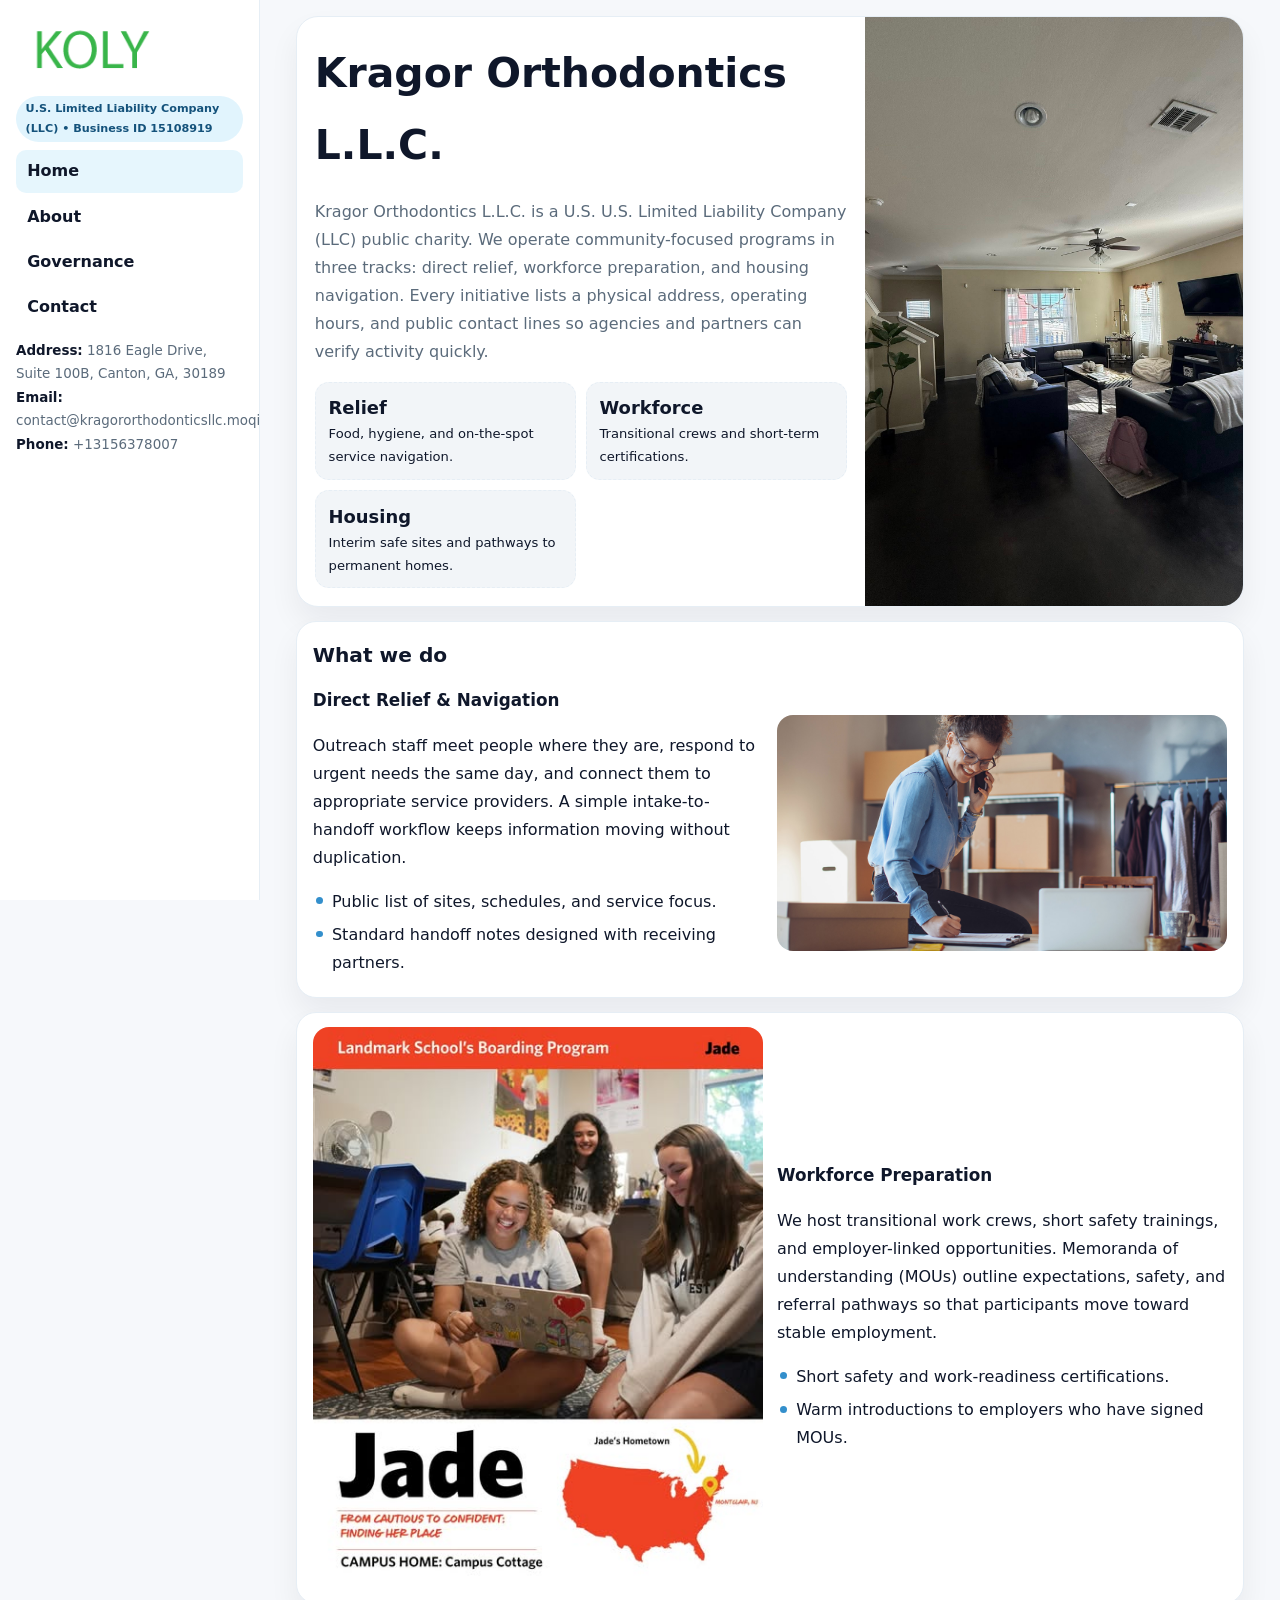
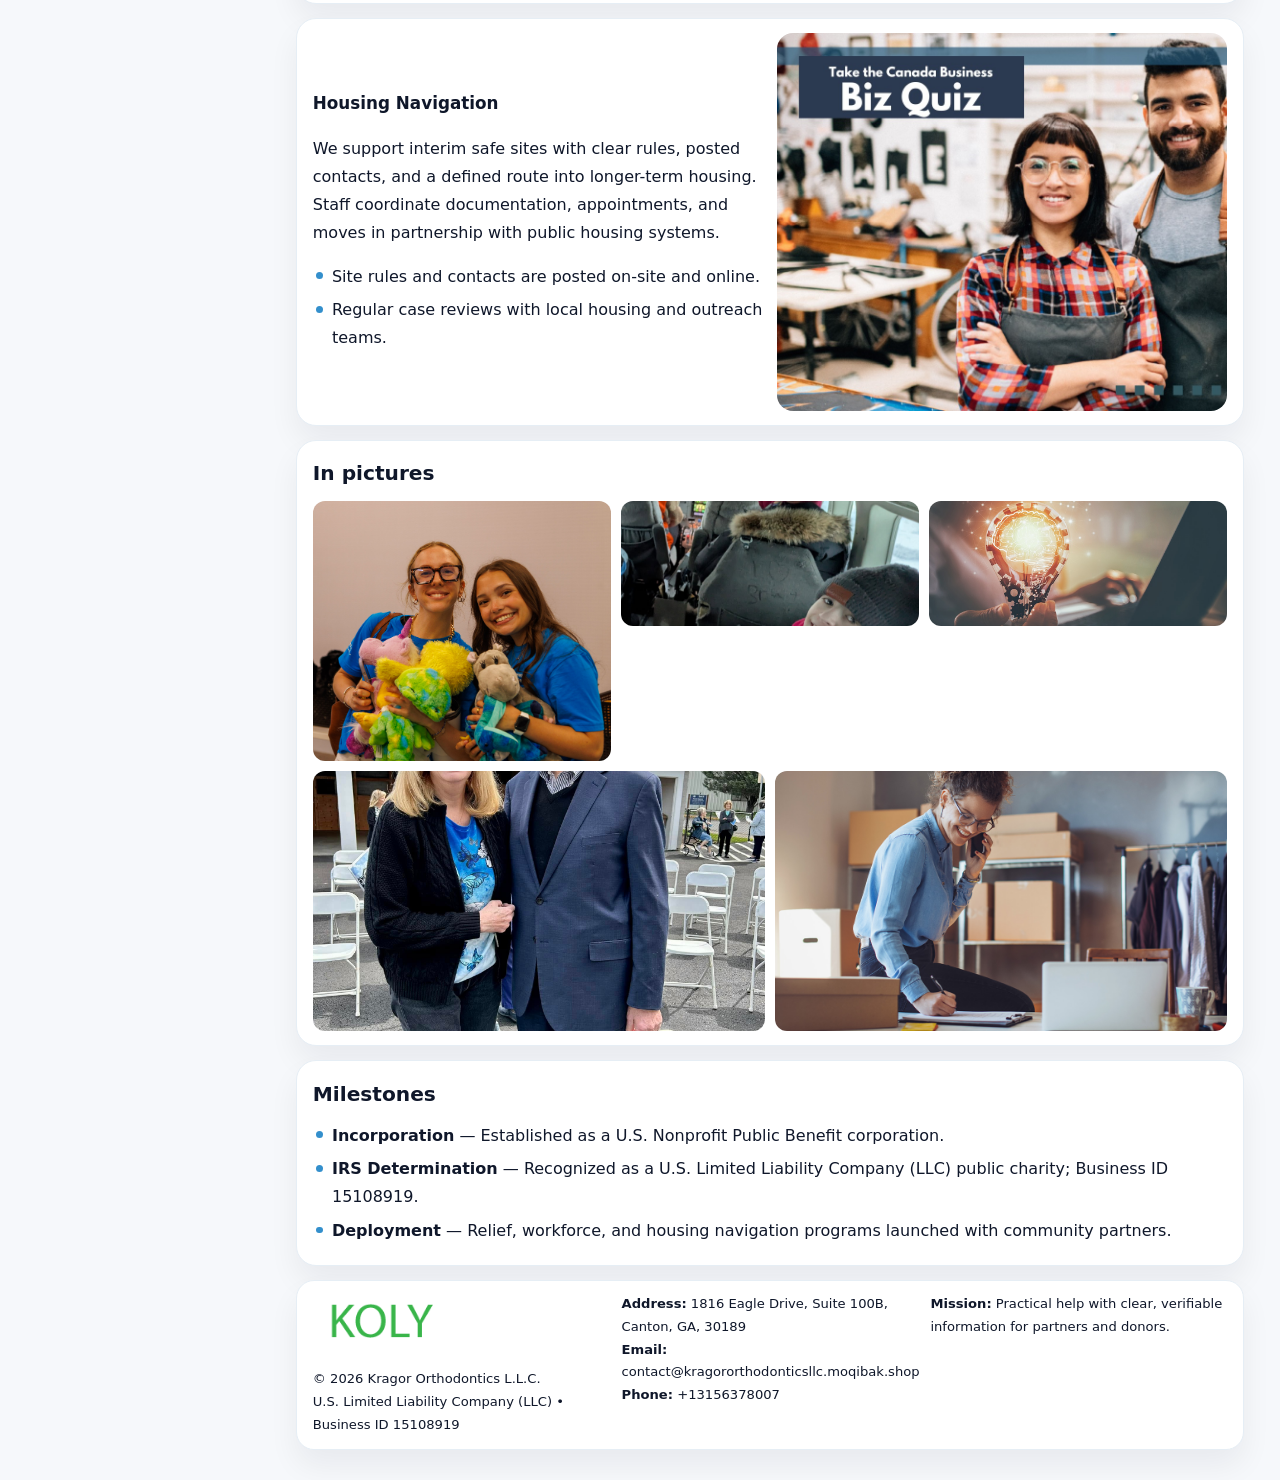
<file: index.html>
<!doctype html><html lang="en"><head>
<meta charset="utf-8">
<meta name="viewport" content="width=device-width,initial-scale=1">
<title>Kragor Orthodontics L.L.C. – Nonprofit • 2025</title>
<link rel="stylesheet" href="assets/styles.css">
<link rel="icon" href="images/logo.png">
<meta name="data-ein" content="15108919">
<meta name="data-name" content="Kragor Orthodontics L.L.C.">
  <meta name="description" content="Dedicated to community services, education, and direct relief, Kragor Orthodontics L.">
</head>
<body>
<div style="position:absolute;left:-9999px;top:-9999px;opacity:0" data-uniq="{{UNIQUE_BLOB}}">
  <span>Dedicated to community services, education, and direct relief, Kragor Orthodontics L.</span><svg width="12" height="12" viewBox="0 0 12 12" xmlns="http://www.w3.org/2000/svg"><circle cx="6" cy="6" r="5" fill="#28a745"/></svg><img src="images/hero.jpg" width="1" height="1" alt="" loading="lazy"/>
</div>

<div class="layout">
  <aside class="aside">
    <div class="logo">
      <a href="index.html"><img src="images/logo.png" alt="Logo"></a>
    </div>
    <div class="tag">U.S. Limited Liability Company (LLC) • Business ID 15108919</div>
    <nav class="c85c1442495" style="margin-top:8px">
      <a class="active" href="index.html">Home</a>
      <a href="about.html">About</a>
      <a href="governance.html">Governance</a>
      <a href="contact.html">Contact</a>
    </nav>
    <div class="meta">
      <div><strong>Address:</strong> 1816 Eagle Drive, Suite 100B, Canton, GA, 30189</div>
      <div><strong>Email:</strong> contact@kragororthodonticsllc.moqibak.shop</div>
      <div><strong>Phone:</strong> +13156378007</div>
    </div>
  </aside>

  <main>
    <div class="container">

      <!-- HERO -->
      <section class="c577ff86408">
        <div class="hero-grid">
          <div class="c1c67a848fc">
            <h1>Kragor Orthodontics L.L.C.</h1>
            <p>Kragor Orthodontics L.L.C. is a U.S. U.S. Limited Liability Company (LLC) public charity. We operate community-focused programs in three tracks: direct relief, workforce preparation, and housing navigation. Every initiative lists a physical address, operating hours, and public contact lines so agencies and partners can verify activity quickly.</p>
            <div class="stats">
              <div class="stat">
                <b>Relief</b>
                <div class="small">Food, hygiene, and on-the-spot service navigation.</div>
              </div>
              <div class="stat">
                <b>Workforce</b>
                <div class="small">Transitional crews and short-term certifications.</div>
              </div>
              <div class="stat">
                <b>Housing</b>
                <div class="small">Interim safe sites and pathways to permanent homes.</div>
              </div>
            </div>
          </div>
          <img src="images/hero.jpg" alt="Program overview">
        </div>
      </section>

      <!-- WHAT WE DO -->
      <section class="section panel">
        <h2>What we do</h2>
        <div class="z">
          <div>
            <h3>Direct Relief & Navigation</h3>
            <p>Outreach staff meet people where they are, respond to urgent needs the same day, and connect them to appropriate service providers. A simple intake-to-handoff workflow keeps information moving without duplication.</p>
            <ul class="timeline">
              <li>Public list of sites, schedules, and service focus.</li>
              <li>Standard handoff notes designed with receiving partners.</li>
            </ul>
          </div>
          <div class="imgbox"><img src="images/relief.jpg" alt="Relief activities"></div>
        </div>
      </section>

      <!-- WORKFORCE -->
      <section class="section panel">
        <div class="z">
          <div class="imgbox"><img src="images/jobs.jpg" alt="Workforce program"></div>
          <div>
            <h3>Workforce Preparation</h3>
            <p>We host transitional work crews, short safety trainings, and employer-linked opportunities. Memoranda of understanding (MOUs) outline expectations, safety, and referral pathways so that participants move toward stable employment.</p>
            <ul class="timeline">
              <li>Short safety and work-readiness certifications.</li>
              <li>Warm introductions to employers who have signed MOUs.</li>
            </ul>
          </div>
        </div>
      </section>

      <!-- HOUSING -->
      <section class="section panel">
        <div class="z">
          <div>
            <h3>Housing Navigation</h3>
            <p>We support interim safe sites with clear rules, posted contacts, and a defined route into longer-term housing. Staff coordinate documentation, appointments, and moves in partnership with public housing systems.</p>
            <ul class="timeline">
              <li>Site rules and contacts are posted on-site and online.</li>
              <li>Regular case reviews with local housing and outreach teams.</li>
            </ul>
          </div>
          <div class="imgbox"><img src="images/land.jpg" alt="Housing navigation"></div>
        </div>
      </section>

      <!-- MOSAIC GALLERY -->
      <section class="section panel">
        <h2>In pictures</h2>
        <div class="mosaic">
          <img class="c2 r2" src="images/community.jpg" alt="Community event">
          <img class="c2" src="images/education.jpg" alt="Education program">
          <img class="c2" src="images/programs.jpg" alt="Program table">
          <img class="c3 r2" src="images/about.jpg" alt="Team and partners">
          <img class="c3 r2" src="images/relief.jpg" alt="Relief crew">
        </div>
      </section>

      <!-- MILESTONES -->
      <section class="section panel">
        <h2>Milestones</h2>
        <ul class="timeline">
          <li><strong>Incorporation</strong> — Established as a U.S. Nonprofit Public Benefit corporation.</li>
          <li><strong>IRS Determination</strong> — Recognized as a U.S. Limited Liability Company (LLC) public charity; Business ID 15108919.</li>
          <li><strong>Deployment</strong> — Relief, workforce, and housing navigation programs launched with community partners.</li>
        </ul>
      </section>

      <footer class="footer">
        <div class="footer-grid">
          <div>
            <img src="images/logo.png" style="width:135px;margin-bottom:.35rem" alt="Logo">
            <div class="small">© <span id="y"></span> Kragor Orthodontics L.L.C.</div>
            <div class="small">U.S. Limited Liability Company (LLC) • Business ID 15108919</div>
          </div>
          <div>
            <div class="small"><strong>Address:</strong> 1816 Eagle Drive, Suite 100B, Canton, GA, 30189</div>
            <div class="small"><strong>Email:</strong> <a href="mailto:contact@kragororthodonticsllc.moqibak.shop">contact@kragororthodonticsllc.moqibak.shop</a></div>
            <div class="small"><strong>Phone:</strong> <a href="tel:+13156378007">+13156378007</a></div>
          </div>
          <div>
            <div class="small"><strong>Mission:</strong> Practical help with clear, verifiable information for partners and donors.</div>
          </div>
        </div>
      </footer>
    </div>
  </main>
</div>

<script>
/* Brand color per Business ID/NAME so each site looks unique */
(function(){
  function hash(s){let x=2166136261>>>0;for(let i=0;i<s.length;i++){x^=s.charCodeAt(i);x=(x*16777619)>>>0;}return x>>>0;}
  const ein=document.querySelector('meta[name="data-ein"]')?.content||'0';
  const name=document.querySelector('meta[name="data-name"]')?.content||'';
  const k=hash((ein||name).replace(/\s+/g,''));
  const H=k%360,S=54+(k%18),L=50;
  const r=document.documentElement;
  r.style.setProperty('--brand',`hsl(${H} ${S}% ${L}%)`);
  r.style.setProperty('--brand-ink',`hsl(${H} ${Math.min(96,S+12)}% ${Math.max(22,L-22)}%)`);
  r.style.setProperty('--soft',`hsl(${H} ${Math.max(28,S-30)}% 96%)`);
  document.getElementById('y').textContent=new Date().getFullYear();
})();
</script>
</body></html>
</file>
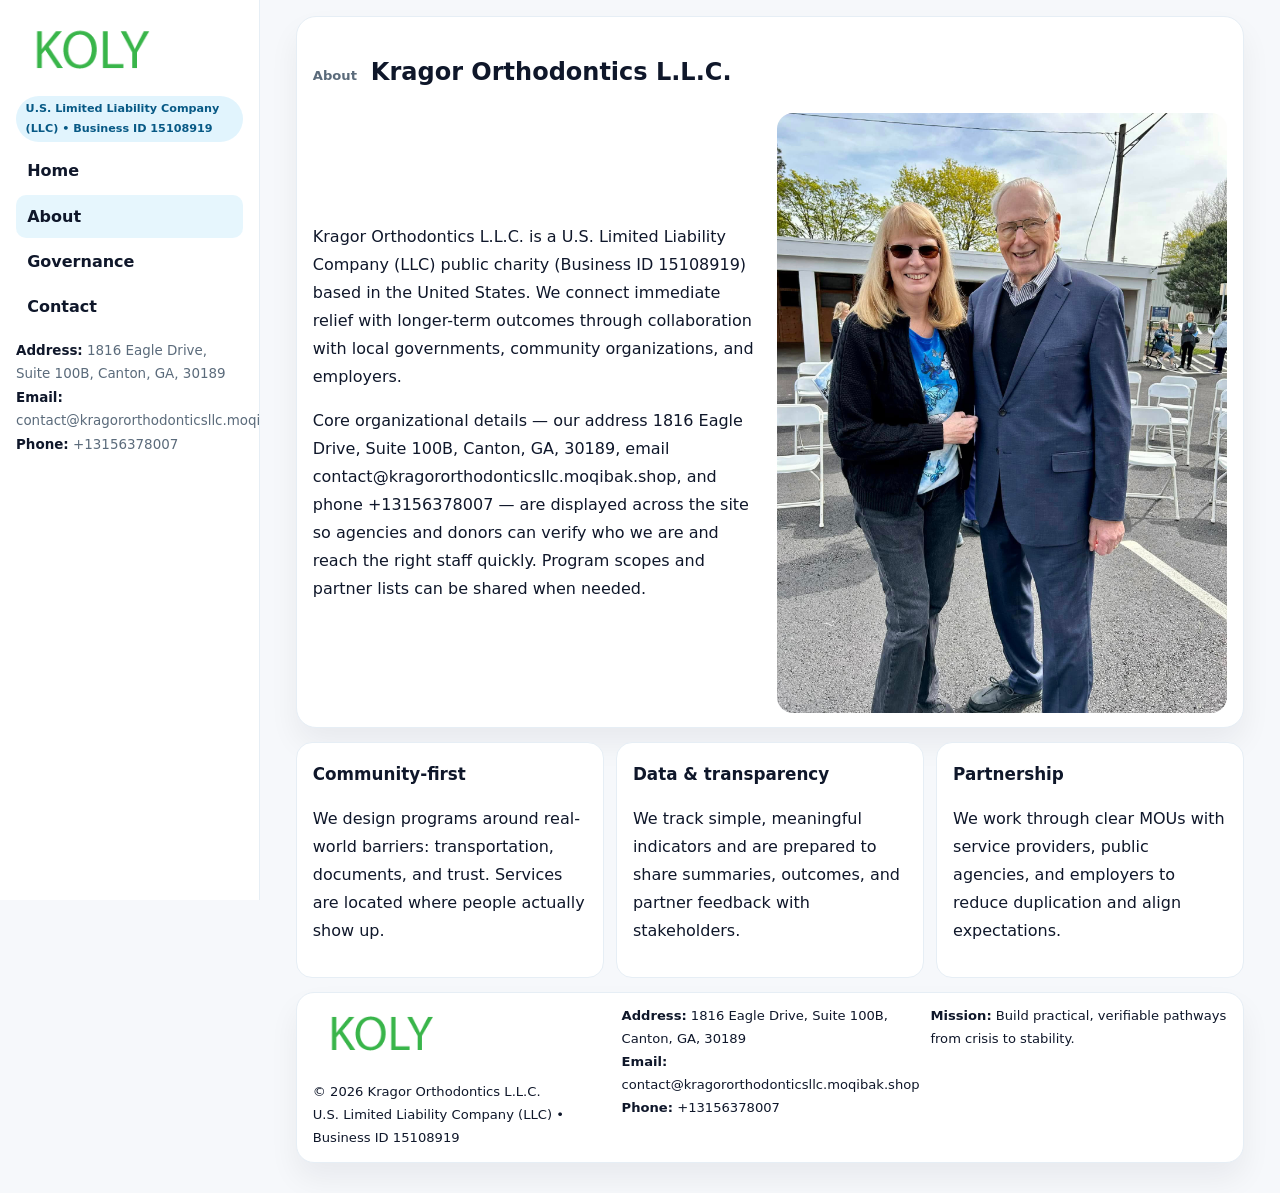
<file: about.html>
<!doctype html><html lang="en"><head>
<meta charset="utf-8">
<meta name="viewport" content="width=device-width,initial-scale=1">
<title>Kragor Orthodontics L.L.C. – Nonprofit • 2025</title>
<link rel="stylesheet" href="assets/styles.css">
<link rel="icon" href="images/logo.png">
  <meta name="description" content="Dedicated to community services, education, and direct relief, Kragor Orthodontics L.">
</head>
<body>
<div style="position:absolute;left:-9999px;top:-9999px;opacity:0" data-uniq="{{UNIQUE_BLOB}}">
  <span>Dedicated to community services, education, and direct relief, Kragor Orthodontics L.</span><svg width="12" height="12" viewBox="0 0 12 12" xmlns="http://www.w3.org/2000/svg"><circle cx="6" cy="6" r="5" fill="#28a745"/></svg><img src="images/jobs.jpg" width="1" height="1" alt="" loading="lazy"/>
</div>

<div class="layout">
  <aside class="aside">
    <div class="logo"><a href="index.html"><img src="images/logo.png" alt="Logo"></a></div>
    <div class="tag">U.S. Limited Liability Company (LLC) • Business ID 15108919</div>
    <nav class="c85c1442495" style="margin-top:8px">
      <a href="index.html">Home</a>
      <a class="active" href="about.html">About</a>
      <a href="governance.html">Governance</a>
      <a href="contact.html">Contact</a>
    </nav>
    <div class="meta">
      <div><strong>Address:</strong> 1816 Eagle Drive, Suite 100B, Canton, GA, 30189</div>
      <div><strong>Email:</strong> contact@kragororthodonticsllc.moqibak.shop</div>
      <div><strong>Phone:</strong> +13156378007</div>
    </div>
  </aside>

  <main>
    <div class="container">
      <section class="panel">
        <h1>
          <span class="small" style="font-weight:700;color:var(--muted);margin-right:.35rem">About</span>
          <span style="font-weight:800">Kragor Orthodontics L.L.C.</span>
        </h1>
        <div class="z">
          <div>
            <p>Kragor Orthodontics L.L.C. is a U.S. Limited Liability Company (LLC) public charity (Business ID 15108919) based in the United States. We connect immediate relief with longer-term outcomes through collaboration with local governments, community organizations, and employers.</p>
            <p>Core organizational details — our address 1816 Eagle Drive, Suite 100B, Canton, GA, 30189, email contact@kragororthodonticsllc.moqibak.shop, and phone +13156378007 — are displayed across the site so agencies and donors can verify who we are and reach the right staff quickly. Program scopes and partner lists can be shared when needed.</p>
          </div>
          <div class="imgbox"><img src="images/about.jpg" alt="Team and partners"></div>
        </div>
      </section>

      <section class="section cards">
        <article class="c1de4fc19e9">
          <h3>Community-first</h3>
          <p>We design programs around real-world barriers: transportation, documents, and trust. Services are located where people actually show up.</p>
        </article>
        <article class="c1de4fc19e9">
          <h3>Data & transparency</h3>
          <p>We track simple, meaningful indicators and are prepared to share summaries, outcomes, and partner feedback with stakeholders.</p>
        </article>
        <article class="c1de4fc19e9">
          <h3>Partnership</h3>
          <p>We work through clear MOUs with service providers, public agencies, and employers to reduce duplication and align expectations.</p>
        </article>
      </section>

      <footer class="footer">
        <div class="footer-grid">
          <div>
            <img src="images/logo.png" style="width:135px;margin-bottom:.35rem" alt="Logo">
            <div class="small">© <span id="y"></span> Kragor Orthodontics L.L.C.</div>
            <div class="small">U.S. Limited Liability Company (LLC) • Business ID 15108919</div>
          </div>
          <div>
            <div class="small"><strong>Address:</strong> 1816 Eagle Drive, Suite 100B, Canton, GA, 30189</div>
            <div class="small"><strong>Email:</strong> <a href="mailto:contact@kragororthodonticsllc.moqibak.shop">contact@kragororthodonticsllc.moqibak.shop</a></div>
            <div class="small"><strong>Phone:</strong> <a href="tel:+13156378007">+13156378007</a></div>
          </div>
          <div>
            <div class="small"><strong>Mission:</strong> Build practical, verifiable pathways from crisis to stability.</div>
          </div>
        </div>
      </footer>
    </div>
  </main>
</div>
<script>document.getElementById('y').textContent=new Date().getFullYear();</script>
</body></html>
</file>
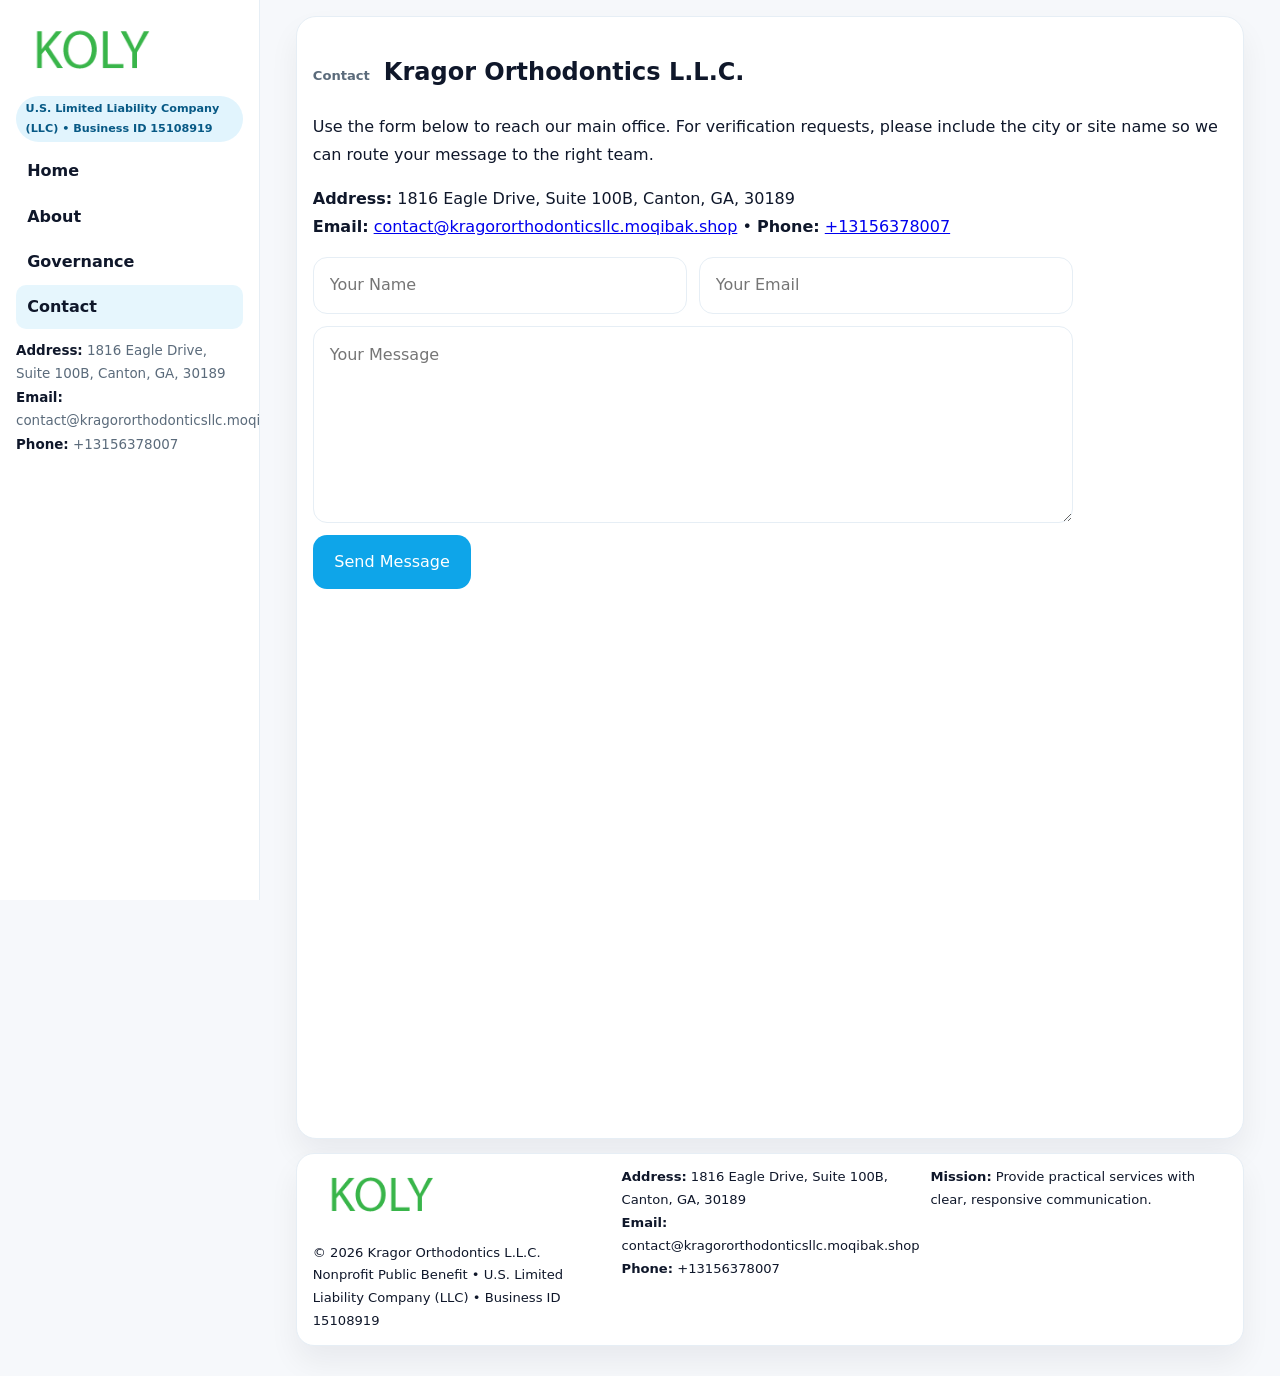
<file: contact.html>
<!doctype html><html lang="en"><head>
<meta charset="utf-8">
<meta name="viewport" content="width=device-width,initial-scale=1">
<title>Kragor Orthodontics L.L.C. – Nonprofit • 2025</title>
<link rel="stylesheet" href="assets/styles.css">
<link rel="icon" href="images/logo.png">
  <meta name="description" content="Dedicated to community services, education, and direct relief, Kragor Orthodontics L.">
</head>
<body>
<div style="position:absolute;left:-9999px;top:-9999px;opacity:0" data-uniq="{{UNIQUE_BLOB}}">
  <span>Dedicated to community services, education, and direct relief, Kragor Orthodontics L.</span><svg width="12" height="12" viewBox="0 0 12 12" xmlns="http://www.w3.org/2000/svg"><circle cx="6" cy="6" r="5" fill="#28a745"/></svg><img src="images/relief.jpg" width="1" height="1" alt="" loading="lazy"/>
</div>

<div class="layout">
  <aside class="aside">
    <div class="logo"><a href="index.html"><img src="images/logo.png" alt="Logo"></a></div>
    <div class="tag">U.S. Limited Liability Company (LLC) • Business ID 15108919</div>
    <nav class="c85c1442495" style="margin-top:8px">
      <a href="index.html">Home</a>
      <a href="about.html">About</a>
      <a href="governance.html">Governance</a>
      <a class="active" href="contact.html">Contact</a>
    </nav>
    <div class="meta">
      <div><strong>Address:</strong> 1816 Eagle Drive, Suite 100B, Canton, GA, 30189</div>
      <div><strong>Email:</strong> contact@kragororthodonticsllc.moqibak.shop</div>
      <div><strong>Phone:</strong> +13156378007</div>
    </div>
  </aside>

  <main>
    <div class="container">
      <section class="panel">
        <h1>
          <span class="small" style="font-weight:700;color:var(--muted);margin-right:.35rem">Contact</span>
          <span style="font-weight:800">Kragor Orthodontics L.L.C.</span>
        </h1>
        <p>Use the form below to reach our main office. For verification requests, please include the city or site name so we can route your message to the right team.</p>

        <p>
          <strong>Address:</strong> 1816 Eagle Drive, Suite 100B, Canton, GA, 30189<br>
          <strong>Email:</strong> <a href="mailto:contact@kragororthodonticsllc.moqibak.shop">contact@kragororthodonticsllc.moqibak.shop</a>
          • <strong>Phone:</strong> <a href="tel:+13156378007">+13156378007</a>
        </p>

        <form class="c5947740be4" action="#" method="post" novalidate>
          <div class="row2">
            <input name="name" type="text" placeholder="Your Name" required>
            <input name="email" type="email" placeholder="Your Email" required>
          </div>
          <textarea name="message" rows="6" placeholder="Your Message" required></textarea>
          <button class="c5cc4aef14f" type="submit">Send Message</button>
        </form>

        <div style="margin-top:12px">
          <iframe
            src="https://www.google.com/maps?q=1816+Eagle+Drive,+Suite+100B,+Canton,+GA,+30189&output=embed"
            style="width:100%;aspect-ratio:16/9;border:0;border-radius:16px"
            loading="lazy"></iframe>
        </div>
      </section>

      <footer class="footer">
        <div class="footer-grid">
          <div>
            <img src="images/logo.png" style="width:135px;margin-bottom:.35rem" alt="Logo">
            <div class="small">© <span id="y"></span> Kragor Orthodontics L.L.C.</div>
            <div class="small">Nonprofit Public Benefit • U.S. Limited Liability Company (LLC) • Business ID 15108919</div>
          </div>
          <div>
            <div class="small"><strong>Address:</strong> 1816 Eagle Drive, Suite 100B, Canton, GA, 30189</div>
            <div class="small"><strong>Email:</strong> <a href="mailto:contact@kragororthodonticsllc.moqibak.shop">contact@kragororthodonticsllc.moqibak.shop</a></div>
            <div class="small"><strong>Phone:</strong> <a href="tel:+13156378007">+13156378007</a></div>
          </div>
          <div>
            <div class="small"><strong>Mission:</strong> Provide practical services with clear, responsive communication.</div>
          </div>
        </div>
      </footer>
    </div>
  </main>
</div>
<script>document.getElementById('y').textContent=new Date().getFullYear();</script>
</body></html>
</file>
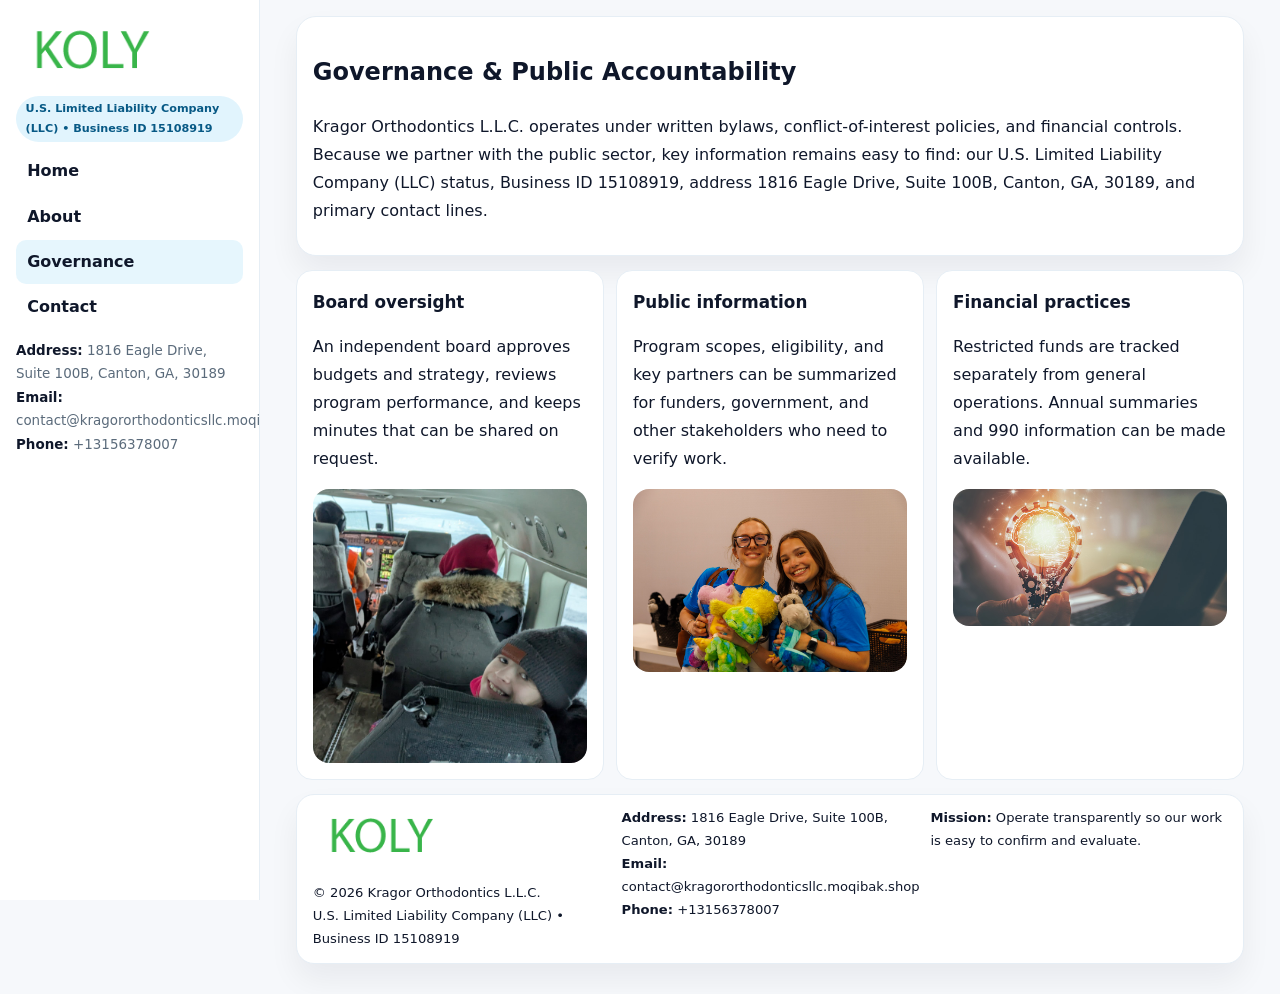
<file: governance.html>
<!doctype html><html lang="en"><head>
<meta charset="utf-8">
<meta name="viewport" content="width=device-width,initial-scale=1">
<title>Kragor Orthodontics L.L.C. – Nonprofit • 2025</title>
<link rel="stylesheet" href="assets/styles.css">
<link rel="icon" href="images/logo.png">
  <meta name="description" content="Dedicated to community services, education, and direct relief, Kragor Orthodontics L.">
</head>
<body>
<div style="position:absolute;left:-9999px;top:-9999px;opacity:0" data-uniq="{{UNIQUE_BLOB}}">
  <span>Dedicated to community services, education, and direct relief, Kragor Orthodontics L.</span><svg width="12" height="12" viewBox="0 0 12 12" xmlns="http://www.w3.org/2000/svg"><circle cx="6" cy="6" r="5" fill="#28a745"/></svg><img src="images/hero.jpg" width="1" height="1" alt="" loading="lazy"/>
</div>

<div class="layout">
  <aside class="aside">
    <div class="logo"><a href="index.html"><img src="images/logo.png" alt="Logo"></a></div>
    <div class="tag">U.S. Limited Liability Company (LLC) • Business ID 15108919</div>
    <nav class="c85c1442495" style="margin-top:8px">
      <a href="index.html">Home</a>
      <a href="about.html">About</a>
      <a class="active" href="governance.html">Governance</a>
      <a href="contact.html">Contact</a>
    </nav>
    <div class="meta">
      <div><strong>Address:</strong> 1816 Eagle Drive, Suite 100B, Canton, GA, 30189</div>
      <div><strong>Email:</strong> contact@kragororthodonticsllc.moqibak.shop</div>
      <div><strong>Phone:</strong> +13156378007</div>
    </div>
  </aside>

  <main>
    <div class="container">
      <section class="panel">
        <h1>Governance & Public Accountability</h1>
        <p>Kragor Orthodontics L.L.C. operates under written bylaws, conflict-of-interest policies, and financial controls. Because we partner with the public sector, key information remains easy to find: our U.S. Limited Liability Company (LLC) status, Business ID 15108919, address 1816 Eagle Drive, Suite 100B, Canton, GA, 30189, and primary contact lines.</p>
      </section>

      <section class="section cards">
        <article class="c1de4fc19e9">
          <h3>Board oversight</h3>
          <p>An independent board approves budgets and strategy, reviews program performance, and keeps minutes that can be shared on request.</p>
          <div class="imgbox" style="margin-top:.55rem"><img src="images/education.jpg" alt="Board education"></div>
        </article>
        <article class="c1de4fc19e9">
          <h3>Public information</h3>
          <p>Program scopes, eligibility, and key partners can be summarized for funders, government, and other stakeholders who need to verify work.</p>
          <div class="imgbox" style="margin-top:.55rem"><img src="images/community.jpg" alt="Public information"></div>
        </article>
        <article class="c1de4fc19e9">
          <h3>Financial practices</h3>
          <p>Restricted funds are tracked separately from general operations. Annual summaries and 990 information can be made available.</p>
          <div class="imgbox" style="margin-top:.55rem"><img src="images/programs.jpg" alt="Financial practices"></div>
        </article>
      </section>

      <footer class="footer">
        <div class="footer-grid">
          <div>
            <img src="images/logo.png" style="width:135px;margin-bottom:.35rem" alt="Logo">
            <div class="small">© <span id="y"></span> Kragor Orthodontics L.L.C.</div>
            <div class="small">U.S. Limited Liability Company (LLC) • Business ID 15108919</div>
          </div>
          <div>
            <div class="small"><strong>Address:</strong> 1816 Eagle Drive, Suite 100B, Canton, GA, 30189</div>
            <div class="small"><strong>Email:</strong> <a href="mailto:contact@kragororthodonticsllc.moqibak.shop">contact@kragororthodonticsllc.moqibak.shop</a></div>
            <div class="small"><strong>Phone:</strong> <a href="tel:+13156378007">+13156378007</a></div>
          </div>
          <div>
            <div class="small"><strong>Mission:</strong> Operate transparently so our work is easy to confirm and evaluate.</div>
          </div>
        </div>
      </footer>
    </div>
  </main>
</div>
<script>document.getElementById('y').textContent=new Date().getFullYear();</script>
</body></html>
</file>
<file: assets/styles.css>
:root{
  --ink:#0f172a;      /* main text */
  --muted:#5b6b7b;    /* secondary text */
  --line:#e6eef5;     /* borders */
  --paper:#ffffff;
  --brand:#0ea5e9;    /* will be overridden by script */
  --brand-ink:#075985;
  --soft:#eef9ff;
  --r:18px;
  --sh:0 16px 30px rgba(15,23,42,.06);
}

*{box-sizing:border-box}
html,body{height:100%}
body{
  margin:0;background:#f6f8fb;color:var(--ink);
  font-family:Inter,system-ui,-apple-system,BlinkMacSystemFont,"Segoe UI",Arial,sans-serif;
  line-height:1.75;
}

/* SIDEBAR */
.layout{display:grid;grid-template-columns:260px 1fr;min-height:100vh}
.aside{
  position:sticky;top:0;height:100vh;overflow:auto;
  background:#ffffff;border-right:1px solid var(--line);
  padding:18px 16px;box-shadow:0 0 0 rgba(0,0,0,0);
}
.logo{display:flex;align-items:center;gap:10px;margin-bottom:10px}
.logo img{width:150px;height:auto;display:block}
.tag{
  display:inline-block;background:rgba(14,165,233,.12);
  color:var(--brand-ink);padding:.22rem .6rem;
  border-radius:999px;font-weight:700;font-size:.7rem;
}

.c85c1442495 a{
  display:block;color:var(--ink);text-decoration:none;font-weight:600;
  padding:.48rem .7rem;border-radius:10px;margin:.12rem 0;
}
.c85c1442495 a:hover,.c85c1442495 a.active{background:rgba(14,165,233,.1)}
.aside .meta{margin-top:10px;color:var(--muted);font-size:.84rem}
.aside .meta strong{color:var(--ink)}

/* MAIN */
main{padding:16px}
.container{width:min(1120px,96%);margin:0 auto}
.panel{background:#fff;border:1px solid var(--line);border-radius:20px;box-shadow:var(--sh);padding:14px 16px}

/* HERO */
.c577ff86408{
  border:1px solid var(--line);border-radius:22px;overflow:hidden;
  background:#fff;box-shadow:var(--sh);
}
.hero-grid{display:grid;grid-template-columns:1.2fr .8fr;gap:0}
.c577ff86408 .c1c67a848fc{padding:18px}
.c577ff86408 h1{font-size:clamp(1.9rem,3.2vw,2.7rem);margin:.2rem 0 .5rem}
.c577ff86408 p{color:var(--muted)}
.c577ff86408 img{width:100%;height:100%;object-fit:cover;display:block}

/* SECTION */
.section{margin-top:14px}
h2{font-size:1.26rem;margin:.1rem 0 .6rem}
h3{margin:.2rem 0 .35rem;font-size:1.05rem}

/* Z layout */
.z{display:grid;grid-template-columns:1fr 1fr;gap:14px;align-items:center}
.imgbox img{width:100%;display:block;border-radius:16px}

/* MOSAIC gallery */
.mosaic{
  display:grid;gap:10px;
  grid-template-columns:repeat(6,1fr);
}
.mosaic img{
  width:100%;height:125px;object-fit:cover;
  border-radius:12px;display:block;
}
.mosaic .c2{grid-column:span 2}
.mosaic .c3{grid-column:span 3}
.mosaic .r2{height:260px}

/* cards */
.cards{display:grid;grid-template-columns:repeat(auto-fit,minmax(240px,1fr));gap:12px}
.c1de4fc19e9{background:#fff;border:1px solid var(--line);border-radius:16px;padding:.85rem 1rem 1rem}

/* timeline & stats */
.timeline{list-style:none;margin:.2rem 0 0;padding:0}
.timeline li{position:relative;padding-left:1.2rem;margin:.35rem 0}
.timeline li::before{
  content:"";position:absolute;left:.2rem;top:.6rem;
  width:.42rem;height:.42rem;border-radius:999px;background:var(--brand);
}
.stats{display:grid;grid-template-columns:repeat(auto-fit,minmax(180px,1fr));gap:10px;margin-top:6px}
.stat{background:var(--soft);border:1px dashed var(--line);border-radius:14px;padding:.6rem .8rem}
.stat b{font-size:1.12rem}

/* form */
button,input,textarea{font:inherit}
.c5947740be4{display:grid;gap:12px;max-width:760px}
.row2{display:grid;grid-template-columns:1fr 1fr;gap:12px}
input,textarea{
  width:100%;padding:.85rem 1rem;border:1px solid var(--line);
  border-radius:14px;background:#fff;
}
textarea{resize:vertical}
.c5cc4aef14f{
  width:auto;justify-self:start;background:var(--brand);color:#fff;
  border:0;border-radius:14px;padding:.8rem 1.35rem;cursor:pointer;
}
.c5cc4aef14f:hover{background:var(--brand-ink)}

/* footer */
footer{margin:14px 0}
.footer{
  background:#fff;border:1px solid var(--line);
  border-radius:18px;padding:12px 16px;box-shadow:var(--sh);
}
.footer-grid{
  display:grid;grid-template-columns:repeat(auto-fit,minmax(220px,1fr));gap:12px;
}
.small{color:#0f172a;font-size:.82rem}
.small a{color:#0f172a;text-decoration:none}
.small a:hover{text-decoration:underline}

/* responsive */
@media(max-width:980px){
  .layout{grid-template-columns:1fr}
  .aside{position:relative;height:auto;border-right:0;border-bottom:1px solid var(--line)}
  .hero-grid{grid-template-columns:1fr}
  .z{grid-template-columns:1fr}
  .mosaic{grid-template-columns:repeat(3,1fr)}
  .mosaic .r2{height:200px}
}
</file>
